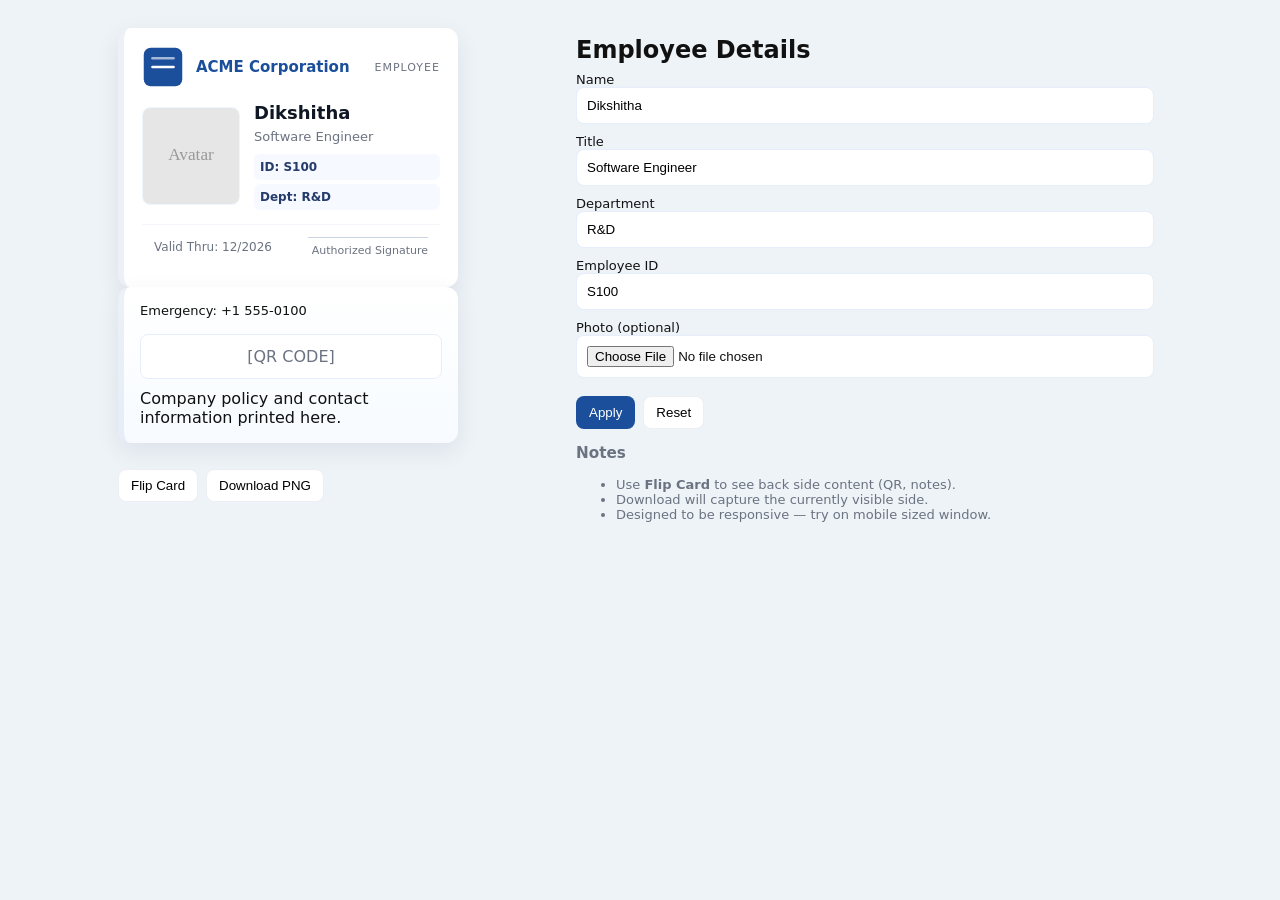
<file: end-labexam/web_id_card/index.html>
<!doctype html>
<html lang="en">
  <head>
    <meta charset="utf-8" />
    <meta name="viewport" content="width=device-width,initial-scale=1" />
    <title>Employee ID Card — Demo</title>
    <!-- Link to the stylesheet -->
    <link rel="stylesheet" href="styles.css" />
  </head>
  <body>
    <!--
      Responsive Employee ID Card
      - Mobile-first layout
      - Left column: card preview (front/back)
      - Right column / below on mobile: controls to edit fields
    -->

    <main class="app">
      <section class="card-area">
        <div id="idCard" class="id-card">
          <!-- FRONT SIDE -->
          <div class="card-side card-front" id="cardFront">
            <div class="card-header">
                <div class="brand">
                  <!-- Minimal inline SVG logo for a professional feel -->
                  <div class="logo" aria-hidden="true">
                    <svg width="42" height="42" viewBox="0 0 24 24" fill="none" xmlns="http://www.w3.org/2000/svg">
                      <rect x="1" y="1" width="22" height="22" rx="4" fill="#1b4f9c"/>
                      <path d="M6 12h12" stroke="#fff" stroke-width="1.5" stroke-linecap="round" />
                      <path d="M6 7h12" stroke="#fff" stroke-width="1.5" stroke-linecap="round" opacity="0.6" />
                    </svg>
                  </div>
                  <div class="company">ACME Corporation</div>
                </div>
                <div class="role-badge">EMPLOYEE</div>
              </div>
            <div class="card-body">
              <div class="photo" id="photoPreview" aria-hidden="true">
                <!-- default avatar -->
                <img src="data:image/svg+xml;utf8,<svg xmlns='http://www.w3.org/2000/svg' width='200' height='200'><rect width='100%' height='100%' fill='%23e6e6e6'/><text x='50%' y='50%' dominant-baseline='middle' text-anchor='middle' fill='%23999' font-size='36'>Avatar</text></svg>" alt="avatar" />
              </div>
              <div class="info">
                <div class="name" id="cardName">Dikshitha</div>
                <div class="title" id="cardTitle">Software Engineer</div>
                <div class="meta">
                  <div class="id" id="cardId">ID: S100</div>
                  <div class="dept" id="cardDept">Dept: R&D</div>
                </div>
              </div>
            </div>
            <div class="card-footer">
              <div class="valid">Valid Thru: 12/2026</div>
              <div class="signature">
                <div class="sig-line"></div>
                <div class="sig-label">Authorized Signature</div>
              </div>
            </div>
          </div>

          <!-- BACK SIDE -->
          <div class="card-side card-back" id="cardBack">
            <div class="back-content">
              <div class="notes">Emergency: +1 555-0100</div>
              <div class="qr">[QR CODE]</div>
              <div class="policy">Company policy and contact information printed here.</div>
            </div>
          </div>
        </div>

        <div class="card-actions">
          <button id="flipBtn" class="btn">Flip Card</button>
          <button id="downloadBtn" class="btn">Download PNG</button>
        </div>
      </section>

      <aside class="controls">
        <h2>Employee Details</h2>
        <form id="editForm" onsubmit="return false;">
          <label>
            Name
            <input id="inputName" type="text" value="Dikshitha" />
          </label>

          <label>
            Title
            <input id="inputTitle" type="text" value="Software Engineer" />
          </label>

          <label>
            Department
            <input id="inputDept" type="text" value="R&D" />
          </label>

          <label>
            Employee ID
            <input id="inputId" type="text" value="S100" />
          </label>

          <label>
            Photo (optional)
            <input id="inputPhoto" type="file" accept="image/*" />
          </label>

          <div class="small">
            <button id="applyBtn" class="btn primary">Apply</button>
            <button id="resetBtn" class="btn">Reset</button>
          </div>
        </form>

        <section class="help">
          <h3>Notes</h3>
          <ul>
            <li>Use <strong>Flip Card</strong> to see back side content (QR, notes).</li>
            <li>Download will capture the currently visible side.</li>
            <li>Designed to be responsive — try on mobile sized window.</li>
          </ul>
        </section>
      </aside>
    </main>

    <script src="script.js"></script>
  </body>
</html>
</file>
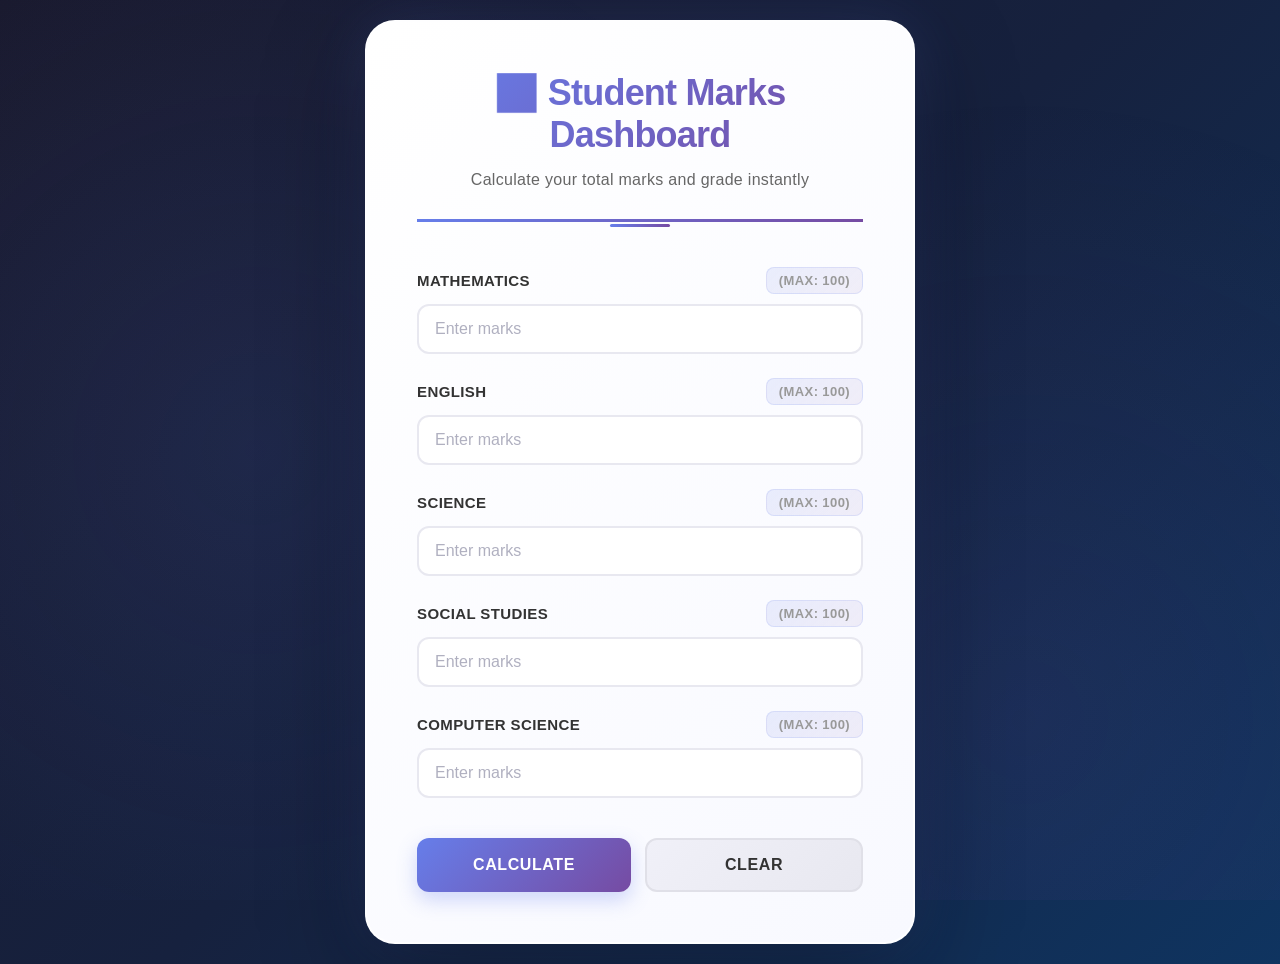
<file: lab-exam3/task2.html>
<!DOCTYPE html>
<html lang="en">
<head>
    <meta charset="UTF-8">
    <meta name="viewport" content="width=device-width, initial-scale=1.0">
    <title>Student Marks Dashboard</title>
    <style>
        * {
            margin: 0;
            padding: 0;
            box-sizing: border-box;
        }

        body {
            font-family: 'Inter', 'Segoe UI', Tahoma, Geneva, Verdana, sans-serif;
            background: linear-gradient(135deg, #1a1a2e 0%, #16213e 50%, #0f3460 100%);
            min-height: 100vh;
            display: flex;
            justify-content: center;
            align-items: center;
            padding: 20px;
            position: relative;
            overflow-x: hidden;
        }

        body::before {
            content: '';
            position: fixed;
            top: 0;
            left: 0;
            width: 100%;
            height: 100%;
            background: radial-gradient(circle at 20% 50%, rgba(102, 126, 234, 0.1) 0%, transparent 50%),
                        radial-gradient(circle at 80% 80%, rgba(118, 75, 162, 0.1) 0%, transparent 50%);
            pointer-events: none;
            z-index: 0;
        }

        .container {
            background: linear-gradient(135deg, #ffffff 0%, #f8f9ff 100%);
            border-radius: 30px;
            box-shadow: 0 30px 100px rgba(0, 0, 0, 0.4),
                        0 0 60px rgba(102, 126, 234, 0.2);
            padding: 50px;
            max-width: 550px;
            width: 100%;
            position: relative;
            z-index: 1;
            border: 2px solid rgba(255, 255, 255, 0.8);
            backdrop-filter: blur(10px);
        }

        .header-section {
            text-align: center;
            margin-bottom: 45px;
            padding-bottom: 30px;
            border-bottom: 3px solid;
            border-image: linear-gradient(90deg, #667eea, #764ba2) 1;
            position: relative;
        }

        .header-section::after {
            content: '';
            position: absolute;
            bottom: -8px;
            left: 50%;
            transform: translateX(-50%);
            width: 60px;
            height: 3px;
            background: linear-gradient(90deg, #667eea, #764ba2);
            border-radius: 2px;
        }

        h1 {
            background: linear-gradient(135deg, #667eea 0%, #764ba2 100%);
            -webkit-background-clip: text;
            -webkit-text-fill-color: transparent;
            background-clip: text;
            text-align: center;
            margin-bottom: 15px;
            font-size: 36px;
            font-weight: 800;
            letter-spacing: -0.8px;
        }

        .subtitle {
            text-align: center;
            color: #666;
            margin-bottom: 0;
            font-size: 16px;
            font-weight: 500;
            letter-spacing: 0.3px;
        }

        .form-group {
            margin-bottom: 24px;
            animation: fadeInUp 0.5s ease forwards;
            position: relative;
        }

        .form-group:nth-child(2) { animation-delay: 0.1s; }
        .form-group:nth-child(3) { animation-delay: 0.2s; }
        .form-group:nth-child(4) { animation-delay: 0.3s; }
        .form-group:nth-child(5) { animation-delay: 0.4s; }
        .form-group:nth-child(6) { animation-delay: 0.5s; }

        .form-group::before {
            content: '';
            position: absolute;
            left: 0;
            top: 0;
            width: 3px;
            height: 100%;
            background: linear-gradient(180deg, transparent, #667eea, transparent);
            border-radius: 3px;
            opacity: 0;
            transition: opacity 0.3s ease;
        }

        .form-group:focus-within::before {
            opacity: 1;
        }

        @keyframes fadeInUp {
            from {
                opacity: 0;
                transform: translateY(20px);
            }
            to {
                opacity: 1;
                transform: translateY(0);
            }
        }

        label {
            display: block;
            color: #333;
            font-weight: 700;
            margin-bottom: 10px;
            font-size: 15px;
            letter-spacing: 0.4px;
            text-transform: uppercase;
        }

        input[type="number"] {
            width: 100%;
            padding: 14px 16px;
            border: 2px solid #e8e8f0;
            border-radius: 12px;
            font-size: 16px;
            transition: all 0.35s ease;
            background: white;
            color: #333;
            font-weight: 500;
            position: relative;
            z-index: 1;
        }

        input[type="number"]:hover {
            border-color: #d0d0e0;
            background: #fafbff;
            box-shadow: 0 4px 15px rgba(102, 126, 234, 0.1);
        }

        input[type="number"]:focus {
            outline: none;
            border-color: #667eea;
            box-shadow: 0 0 0 4px rgba(102, 126, 234, 0.15),
                        inset 0 2px 8px rgba(102, 126, 234, 0.08);
            background: white;
            transform: translateY(-2px);
        }

        input[type="number"]::placeholder {
            color: #b0b0c0;
            font-weight: 400;
        }

        .button-group {
            display: flex;
            gap: 14px;
            margin-top: 40px;
            animation: fadeInUp 0.6s ease forwards;
            animation-delay: 0.6s;
            opacity: 0;
        }

        button {
            flex: 1;
            padding: 16px 28px;
            font-size: 16px;
            border: none;
            border-radius: 12px;
            font-weight: 700;
            cursor: pointer;
            transition: all 0.35s cubic-bezier(0.4, 0, 0.2, 1);
            text-transform: uppercase;
            letter-spacing: 0.6px;
            position: relative;
            overflow: hidden;
        }

        button::before {
            content: '';
            position: absolute;
            top: 0;
            left: -100%;
            width: 100%;
            height: 100%;
            background: rgba(255, 255, 255, 0.2);
            transition: left 0.3s ease;
            z-index: 0;
        }

        button::after {
            content: '';
            position: absolute;
            inset: 0;
            background: radial-gradient(circle at var(--x, 0) var(--y, 0), rgba(255,255,255,0.3) 0%, transparent 80%);
            opacity: 0;
            pointer-events: none;
        }

        .calculate-btn {
            background: linear-gradient(135deg, #667eea 0%, #764ba2 100%);
            color: white;
            box-shadow: 0 8px 20px rgba(102, 126, 234, 0.3);
            position: relative;
            z-index: 1;
        }

        .calculate-btn:hover {
            transform: translateY(-4px);
            box-shadow: 0 16px 40px rgba(102, 126, 234, 0.45);
        }

        .calculate-btn:hover::before {
            left: 100%;
        }

        .calculate-btn:active {
            transform: translateY(-1px);
        }

        .reset-btn {
            background: linear-gradient(135deg, #f0f0f8 0%, #e8e8f0 100%);
            color: #333;
            border: 2px solid #e0e0e8;
            font-weight: 700;
            position: relative;
            z-index: 1;
        }

        .reset-btn:hover {
            background: linear-gradient(135deg, #e8e8f0 0%, #e0e0e8 100%);
            border-color: #d0d0d8;
            box-shadow: 0 12px 30px rgba(0, 0, 0, 0.15);
            transform: translateY(-3px);
        }

        .reset-btn:hover::before {
            left: 100%;
        }

        .results-section {
            margin-top: 40px;
            padding: 32px;
            background: linear-gradient(135deg, #f8f9ff 0%, #f0f2ff 100%);
            border-radius: 18px;
            display: none;
            animation: slideInResults 0.4s ease;
            border: 2px solid rgba(102, 126, 234, 0.15);
            box-shadow: inset 0 2px 10px rgba(102, 126, 234, 0.05),
                        0 8px 30px rgba(102, 126, 234, 0.1);
            position: relative;
        }

        .results-section::before {
            content: '';
            position: absolute;
            top: 0;
            left: 0;
            right: 0;
            height: 4px;
            background: linear-gradient(90deg, #667eea 0%, #764ba2 50%, #667eea 100%);
            border-radius: 18px 18px 0 0;
        }

        .results-section.show {
            display: block;
        }

        @keyframes slideInResults {
            from {
                opacity: 0;
                transform: translateY(-20px) scale(0.95);
            }
            to {
                opacity: 1;
                transform: translateY(0) scale(1);
            }
        }

        .result-item {
            display: flex;
            justify-content: space-between;
            align-items: center;
            margin-bottom: 18px;
            padding: 18px 20px;
            background: white;
            border-radius: 14px;
            border-left: 4px solid #667eea;
            box-shadow: 0 4px 15px rgba(0, 0, 0, 0.06);
            transition: all 0.3s cubic-bezier(0.4, 0, 0.2, 1);
            position: relative;
        }

        .result-item::after {
            content: '';
            position: absolute;
            top: 0;
            right: 0;
            width: 0;
            height: 100%;
            background: rgba(102, 126, 234, 0.05);
            border-radius: 0 14px 14px 0;
            transition: width 0.3s ease;
            z-index: 0;
        }

        .result-item:hover {
            transform: translateX(6px);
            box-shadow: 0 8px 25px rgba(102, 126, 234, 0.2);
        }

        .result-item:hover::after {
            width: 100%;
        }

        .result-item:last-of-type {
            margin-bottom: 0;
        }

        .result-label {
            font-weight: 700;
            color: #333;
            font-size: 15px;
            letter-spacing: 0.4px;
            position: relative;
            z-index: 1;
        }

        .result-value {
            font-size: 20px;
            font-weight: 800;
            position: relative;
            z-index: 1;
        }

        .total {
            background: linear-gradient(135deg, #667eea 0%, #764ba2 100%);
            -webkit-background-clip: text;
            -webkit-text-fill-color: transparent;
            background-clip: text;
        }

        .grade-display {
            display: flex;
            align-items: center;
            gap: 12px;
        }

        .grade-badge {
            display: inline-block;
            padding: 10px 22px;
            border-radius: 50px;
            font-weight: 800;
            text-align: center;
            min-width: 60px;
            font-size: 18px;
            letter-spacing: 0.8px;
            box-shadow: 0 8px 25px rgba(0, 0, 0, 0.2);
            transform: scale(1);
            transition: all 0.3s cubic-bezier(0.4, 0, 0.2, 1);
        }

        .grade-badge:hover {
            transform: scale(1.12) rotate(2deg);
            box-shadow: 0 12px 35px rgba(0, 0, 0, 0.25);
        }

        .grade-a {
            background: linear-gradient(135deg, #4caf50 0%, #45a049 100%);
            color: white;
        }

        .grade-b {
            background: linear-gradient(135deg, #8bc34a 0%, #7cb342 100%);
            color: white;
        }

        .grade-c {
            background: linear-gradient(135deg, #ffc107 0%, #ffa000 100%);
            color: white;
        }

        .grade-d {
            background: linear-gradient(135deg, #ff9800 0%, #f57c00 100%);
            color: white;
        }

        .grade-f {
            background: linear-gradient(135deg, #f44336 0%, #e53935 100%);
            color: white;
        }

        .percentage {
            color: #667eea;
            font-size: 16px;
            font-weight: 700;
        }

        .error-message {
            color: #f44336;
            font-size: 15px;
            margin-top: 16px;
            display: none;
            animation: shake 0.4s ease;
            padding: 14px 18px;
            background: linear-gradient(135deg, rgba(244, 67, 54, 0.12) 0%, rgba(233, 30, 99, 0.08) 100%);
            border-left: 4px solid #f44336;
            border-radius: 8px;
            font-weight: 700;
            letter-spacing: 0.3px;
        }

        .error-message.show {
            display: block;
        }

        @keyframes shake {
            0%, 100% { transform: translateX(0); }
            25% { transform: translateX(-10px); }
            75% { transform: translateX(10px); }
        }

        .input-field-label {
            display: flex;
            justify-content: space-between;
            align-items: center;
        }

        .max-marks {
            font-size: 13px;
            color: #999;
            font-weight: 600;
            background: linear-gradient(135deg, rgba(102, 126, 234, 0.12) 0%, rgba(118, 75, 162, 0.08) 100%);
            padding: 5px 12px;
            border-radius: 8px;
            border: 1px solid rgba(102, 126, 234, 0.15);
        }

        .stats-section {
            margin-top: 22px;
            padding-top: 22px;
            border-top: 2px solid rgba(102, 126, 234, 0.2);
        }

        .stat-row {
            display: flex;
            justify-content: space-between;
            align-items: center;
            padding: 14px 0;
            font-size: 16px;
            transition: all 0.3s ease;
            position: relative;
        }

        .stat-row::before {
            content: '';
            position: absolute;
            left: -20px;
            width: 4px;
            height: 0;
            background: linear-gradient(180deg, #667eea, #764ba2);
            border-radius: 2px;
            transition: height 0.3s ease;
        }

        .stat-row:hover::before {
            height: 100%;
        }

        .stat-row:hover {
            padding-left: 8px;
        }

        .stat-label {
            color: #666;
            
            font-weight: 700;
            letter-spacing: 0.3px;
        }

        .stat-value {
            font-weight: 800;
            color: #667eea;
            font-size: 18px;
        }

        @media (max-width: 600px) {
            .container {
                padding: 30px;
                border-radius: 24px;
            }

            h1 {
                font-size: 26px;
            }

            .button-group {
                flex-direction: column;
                gap: 10px;
            }

            button {
                padding: 12px 20px;
            }

            .results-section {
                padding: 20px;
            }
        }
    </style>
</head>
<body>
    <div class="container">
        <div class="header-section">
            <h1>📊 Student Marks Dashboard</h1>
            <p class="subtitle">Calculate your total marks and grade instantly</p>
        </div>

        <form id="marksForm">
            <div class="form-group">
                <label class="input-field-label">
                    <span>Mathematics</span>
                    <span class="max-marks">(Max: 100)</span>
                </label>
                <input type="number" id="math" placeholder="Enter marks" min="0" max="100">
            </div>

            <div class="form-group">
                <label class="input-field-label">
                    <span>English</span>
                    <span class="max-marks">(Max: 100)</span>
                </label>
                <input type="number" id="english" placeholder="Enter marks" min="0" max="100">
            </div>

            <div class="form-group">
                <label class="input-field-label">
                    <span>Science</span>
                    <span class="max-marks">(Max: 100)</span>
                </label>
                <input type="number" id="science" placeholder="Enter marks" min="0" max="100">
            </div>

            <div class="form-group">
                <label class="input-field-label">
                    <span>Social Studies</span>
                    <span class="max-marks">(Max: 100)</span>
                </label>
                <input type="number" id="social" placeholder="Enter marks" min="0" max="100">
            </div>

            <div class="form-group">
                <label class="input-field-label">
                    <span>Computer Science</span>
                    <span class="max-marks">(Max: 100)</span>
                </label>
                <input type="number" id="computer" placeholder="Enter marks" min="0" max="100">
            </div>

            <div class="error-message" id="errorMessage"></div>

            <div class="button-group">
                <button type="submit" class="calculate-btn">Calculate</button>
                <button type="reset" class="reset-btn">Clear</button>
            </div>
        </form>

        <div class="results-section" id="resultsSection">
            <div class="result-item">
                <span class="result-label">Total Marks</span>
                <span class="result-value total" id="totalMarks">0/500</span>
            </div>

            <div class="result-item">
                <span class="result-label">Grade</span>
                <div class="grade-display">
                    <span class="grade-badge" id="gradeBadge">-</span>
                    <span class="percentage" id="percentage">0%</span>
                </div>
            </div>

            <div class="stats-section">
                <div class="stat-row">
                    <span class="stat-label">Average Marks</span>
                    <span class="stat-value" id="averageMarks">0</span>
                </div>
                <div class="stat-row">
                    <span class="stat-label">Highest Subject</span>
                    <span class="stat-value" id="highestSubject">-</span>
                </div>
                <div class="stat-row">
                    <span class="stat-label">Status</span>
                    <span class="stat-value" id="status">-</span>
                </div>
            </div>
        </div>
    </div>

    <script>
        // Subject names and their input IDs
        const subjects = {
            math: 'Mathematics',
            english: 'English',
            science: 'Science',
            social: 'Social Studies',
            computer: 'Computer Science'
        };

        // Grade boundaries
        const gradeScale = [
            { min: 90, max: 100, grade: 'A', label: 'Excellent' },
            { min: 80, max: 89, grade: 'B', label: 'Good' },
            { min: 70, max: 79, grade: 'C', label: 'Satisfactory' },
            { min: 60, max: 69, grade: 'D', label: 'Pass' },
            { min: 0, max: 59, grade: 'F', label: 'Fail' }
        ];

        const form = document.getElementById('marksForm');
        const resultsSection = document.getElementById('resultsSection');
        const errorMessage = document.getElementById('errorMessage');

        // Calculate and display results
        function calculateResults(event) {
            event.preventDefault();
            errorMessage.classList.remove('show');

            // Get input values
            const marks = {
                math: parseFloat(document.getElementById('math').value) || 0,
                english: parseFloat(document.getElementById('english').value) || 0,
                science: parseFloat(document.getElementById('science').value) || 0,
                social: parseFloat(document.getElementById('social').value) || 0,
                computer: parseFloat(document.getElementById('computer').value) || 0
            };

            // Validate input
            if (!validateInput(marks)) {
                return;
            }

            // Calculate total marks
            const totalMarks = marks.math + marks.english + marks.science + marks.social + marks.computer;
            const maxMarks = 500;
            const percentage = (totalMarks / maxMarks) * 100;

            // Get grade
            const gradeObj = getGrade(percentage);

            // Get average marks
            const averageMarks = totalMarks / 5;

            // Get highest subject
            const highestSubject = getHighestSubject(marks);

            // Get status
            const status = percentage >= 40 ? '✓ Pass' : '✗ Fail';

            // Display results
            displayResults(totalMarks, maxMarks, percentage, gradeObj, averageMarks, highestSubject, status);
        }

        // Validate input
        function validateInput(marks) {
            const allMarks = Object.values(marks);
            const hasInput = allMarks.some(mark => mark > 0);

            if (!hasInput) {
                showError('Please enter at least one mark!');
                return false;
            }

            for (let key in marks) {
                if (marks[key] < 0 || marks[key] > 100) {
                    showError('All marks must be between 0 and 100!');
                    return false;
                }
            }

            return true;
        }

        // Show error message
        function showError(message) {
            errorMessage.textContent = message;
            errorMessage.classList.add('show');
            resultsSection.classList.remove('show');
        }

        // Get grade based on percentage
        function getGrade(percentage) {
            return gradeScale.find(item => percentage >= item.min && percentage <= item.max);
        }

        // Get highest subject
        function getHighestSubject(marks) {
            let highest = { subject: '-', marks: 0 };
            for (let key in marks) {
                if (marks[key] > highest.marks) {
                    highest.marks = marks[key];
                    highest.subject = subjects[key];
                }
            }
            return highest.subject;
        }

        // Display results
        function displayResults(totalMarks, maxMarks, percentage, gradeObj, averageMarks, highestSubject, status) {
            // Update total marks
            document.getElementById('totalMarks').textContent = `${totalMarks}/${maxMarks}`;

            // Update grade badge
            const gradeBadge = document.getElementById('gradeBadge');
            gradeBadge.textContent = gradeObj.grade;
            gradeBadge.className = `grade-badge grade-${gradeObj.grade.toLowerCase()}`;

            // Update percentage
            document.getElementById('percentage').textContent = `${percentage.toFixed(2)}%`;

            // Update average marks
            document.getElementById('averageMarks').textContent = averageMarks.toFixed(2);

            // Update highest subject
            document.getElementById('highestSubject').textContent = highestSubject;

            // Update status
            document.getElementById('status').textContent = status;

            // Show results section
            resultsSection.classList.add('show');
        }

        // Reset form
        form.addEventListener('reset', function() {
            resultsSection.classList.remove('show');
            errorMessage.classList.remove('show');
        });

        // Submit form
        form.addEventListener('submit', calculateResults);
    </script>
</body>
</html>
</file>
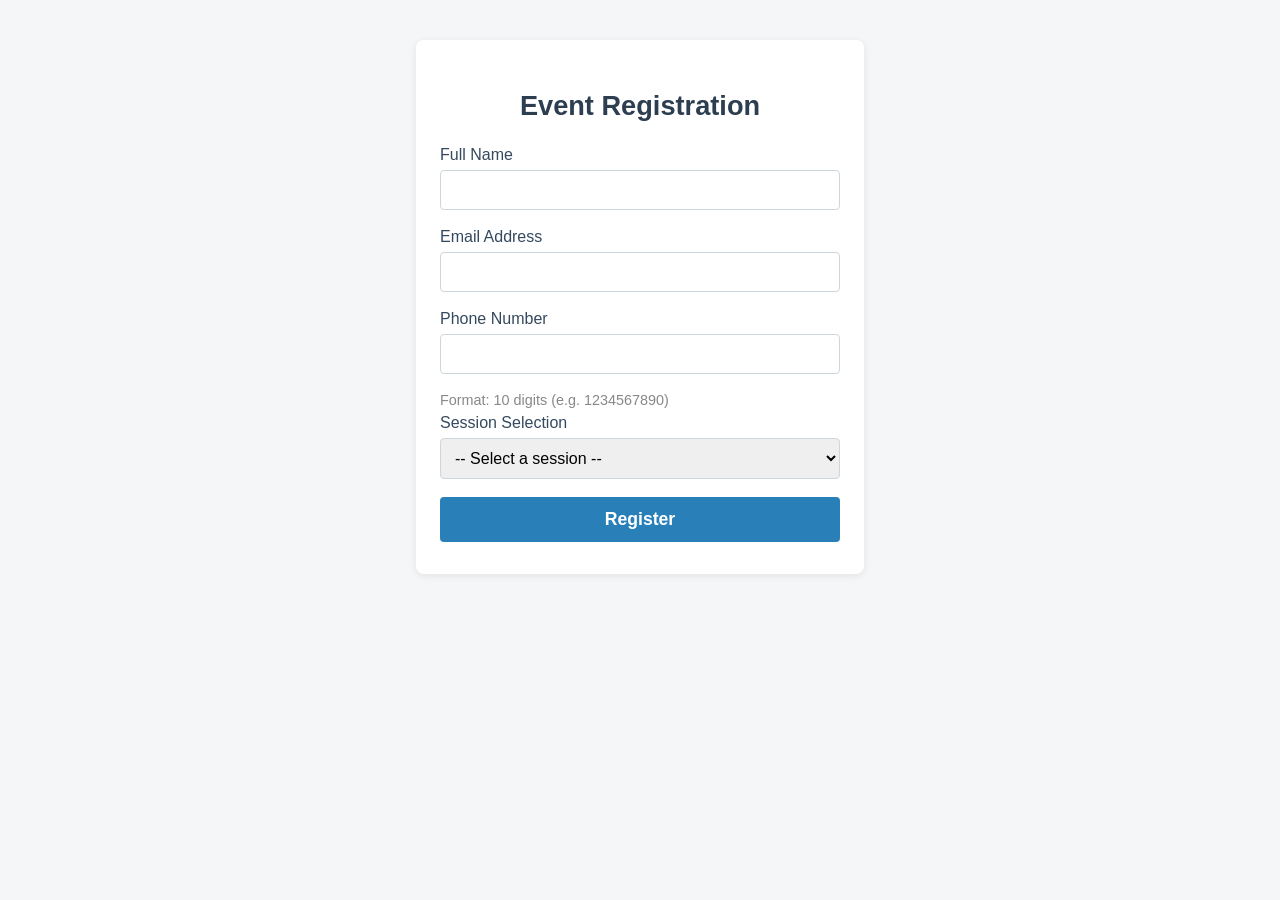
<file: lab14/task3.html>
<!DOCTYPE html>
<html lang="en">
<head>
  <meta charset="UTF-8" />
  <title>Conference Event Registration</title>
  <meta name="viewport" content="width=device-width, initial-scale=1" />
  <style>
    body {
      font-family: 'Segoe UI', Arial, sans-serif;
      background: #f4f6f8;
      margin: 0;
      padding: 0;
    }

    .container {
      max-width: 400px;
      margin: 40px auto;
      background: #fff;
      border-radius: 8px;
      box-shadow: 0 2px 8px rgba(0,0,0,0.08);
      padding: 32px 24px;
    }

    h1 {
      text-align: center;
      color: #2d3e50;
      margin-bottom: 24px;
      font-size: 1.7em;
    }

    label {
      display: block;
      margin-bottom: 6px;
      font-weight: 500;
      color: #34495e;
    }

    input, select {
      width: 100%;
      padding: 10px;
      margin-bottom: 18px;
      border: 1px solid #ccd6dd;
      border-radius: 4px;
      font-size: 1em;
      box-sizing: border-box;
    }

    input:focus, select:focus {
      border-color: #2980b9;
      outline: none;
    }

    .error {
      color: #e74c3c;
      font-size: 0.95em;
      margin-bottom: 10px;
      display: none;
    }

    button {
      width: 100%;
      padding: 12px;
      background: #2980b9;
      color: #fff;
      border: none;
      border-radius: 4px;
      font-size: 1.1em;
      cursor: pointer;
      font-weight: 600;
      transition: background 0.2s;
    }

    button:hover {
      background: #21618c;
    }

    #confirmationMessage {
      display: none;
      text-align: center;
      font-size: 1.2em;
      color: #2d7a2d;
      font-weight: 500;
      margin-top: 20px;
    }
  </style>
</head>
<body>
  <div class="container">
    <h1 id="formTitle">Event Registration</h1>

    <div id="confirmationMessage">✅ Registration completed successfully!</div>

    <form id="registrationForm" aria-labelledby="formTitle" novalidate>
      <div>
        <label for="name">Full Name</label>
        <input type="text" id="name" name="name" aria-required="true" required autocomplete="name" />
        <div class="error" id="nameError">Please enter your name.</div>
      </div>

      <div>
        <label for="email">Email Address</label>
        <input type="email" id="email" name="email" aria-required="true" required autocomplete="email" />
        <div class="error" id="emailError">Please enter a valid email address.</div>
      </div>

      <div>
        <label for="phone">Phone Number</label>
        <input type="tel" id="phone" name="phone" aria-required="true" required autocomplete="tel" pattern="^\d{10}$" aria-describedby="phoneHelp" />
        <div id="phoneHelp" style="font-size:0.9em;color:#888;margin-bottom:6px;">Format: 10 digits (e.g. 1234567890)</div>
        <div class="error" id="phoneError">Please enter a valid 10-digit phone number.</div>
      </div>

      <div>
        <label for="session">Session Selection</label>
        <select id="session" name="session" aria-required="true" required>
          <option value="">-- Select a session --</option>
          <option value="keynote">Keynote Speech</option>
          <option value="workshop1">Workshop: AI Trends</option>
          <option value="workshop2">Workshop: Cloud Computing</option>
          <option value="panel">Panel Discussion</option>
        </select>
        <div class="error" id="sessionError">Please select a session.</div>
      </div>

      <button type="submit">Register</button>
    </form>
  </div>

  <script>
    document.getElementById('registrationForm').addEventListener('submit', function(e) {
      e.preventDefault();
      let valid = true;

      // Name validation
      const name = document.getElementById('name');
      const nameError = document.getElementById('nameError');
      if (name.value.trim() === '') {
        nameError.style.display = 'block';
        name.setAttribute('aria-invalid', 'true');
        valid = false;
      } else {
        nameError.style.display = 'none';
        name.removeAttribute('aria-invalid');
      }

      // Email validation
      const email = document.getElementById('email');
      const emailError = document.getElementById('emailError');
      const emailPattern = /^[^\s@]+@[^\s@]+\.[^\s@]+$/;
      if (!emailPattern.test(email.value.trim())) {
        emailError.style.display = 'block';
        email.setAttribute('aria-invalid', 'true');
        valid = false;
      } else {
        emailError.style.display = 'none';
        email.removeAttribute('aria-invalid');
      }

      // Phone validation
      const phone = document.getElementById('phone');
      const phoneError = document.getElementById('phoneError');
      const phonePattern = /^\d{10}$/;
      if (!phonePattern.test(phone.value.trim())) {
        phoneError.style.display = 'block';
        phone.setAttribute('aria-invalid', 'true');
        valid = false;
      } else {
        phoneError.style.display = 'none';
        phone.removeAttribute('aria-invalid');
      }

      // Session validation
      const session = document.getElementById('session');
      const sessionError = document.getElementById('sessionError');
      if (session.value === '') {
        sessionError.style.display = 'block';
        session.setAttribute('aria-invalid', 'true');
        valid = false;
      } else {
        sessionError.style.display = 'none';
        session.removeAttribute('aria-invalid');
      }

      // Show confirmation if valid
      if (valid) {
        document.getElementById('registrationForm').style.display = 'none';
        document.getElementById('confirmationMessage').style.display = 'block';
      }
    });
  </script>
</body>
</html>
</file>
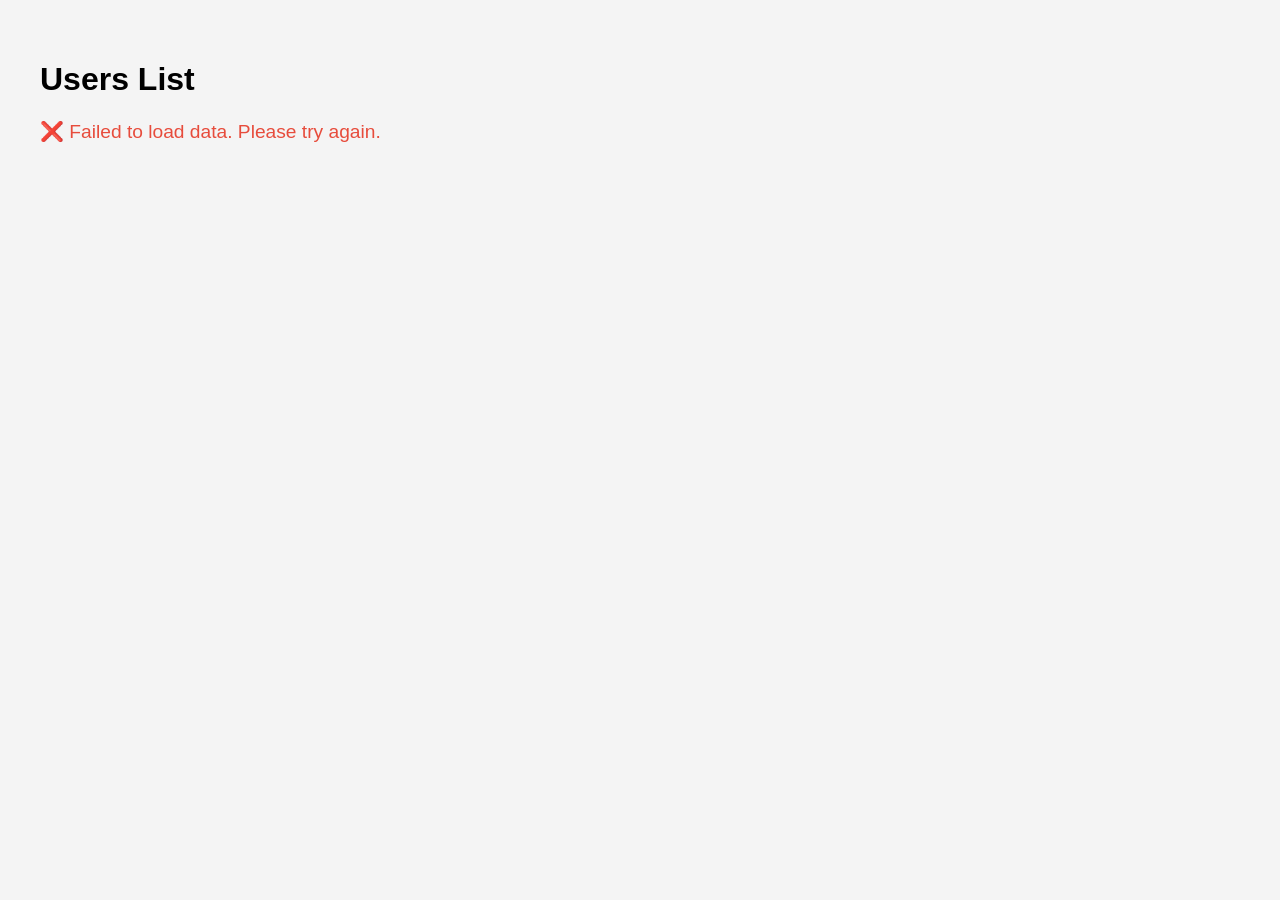
<file: lab14/task4.html>
<!DOCTYPE html>
<html lang="en">
<head>
  <meta charset="UTF-8" />
  <title>Fetch API Demo</title>
  <meta name="viewport" content="width=device-width, initial-scale=1" />
  <style>
    body {
      font-family: Arial, sans-serif;
      background: #f4f4f4;
      padding: 2rem;
    }

    #status {
      font-size: 1.2rem;
      color: #555;
      margin-bottom: 1rem;
    }

    ul {
      list-style: none;
      padding: 0;
    }

    li {
      background: #fff;
      margin-bottom: 1rem;
      padding: 1rem;
      border-radius: 6px;
      box-shadow: 0 2px 6px rgba(0,0,0,0.1);
    }
  </style>
</head>
<body>

  <h1>Users List</h1>
  <div id="status">Loading data...</div>
  <ul id="userList"></ul>

  <script>
    const statusEl = document.getElementById('status');
    const userListEl = document.getElementById('userList');

    fetch('https://jsonplaceholder.typicode.com/users')
      .then(response => {
        if (!response.ok) {
          throw new Error('Network response was not OK');
        }
        return response.json();
      })
      .then(data => {
        statusEl.style.display = 'none';
        data.forEach(user => {
          const li = document.createElement('li');
          li.textContent = `${user.name} (${user.email})`;
          userListEl.appendChild(li);
        });
      })
      .catch(error => {
        statusEl.textContent = '❌ Failed to load data. Please try again.';
        statusEl.style.color = '#e74c3c';
        console.error('Fetch error:', error);
      });
  </script>

</body>
</html>
</file>
<file: end-labexam/web_id_card/styles.css>
/* styles.css

   Responsive styles for the Employee ID Card demo.
   Mobile-first. Keeps layout simple and clean for both mobile and desktop.
*/

:root{
  --bg: #eef3f8; /* subtle cool background */
  --card-bg: #ffffff; /* white card */
  --accent: #1b4f9c; /* deep corporate blue */
  --accent-2: #0b6b4f; /* secondary accent */
  --muted: #6b7280; /* neutral text */
  --shadow: 0 8px 24px rgba(15, 23, 42, 0.08);
  --card-width: 340px;
  --radius: 12px;
}

*{box-sizing:border-box}
body{
  font-family: Inter, system-ui, -apple-system, "Segoe UI", Roboto, "Helvetica Neue", Arial;
  background: var(--bg);
  margin:0;
  color:#111;
}

.app{
  display:flex;
  flex-direction:column;
  gap:1rem;
  padding:1rem;
  max-width:1100px;
  margin:0 auto;
}

.card-area{
  display:flex;
  flex-direction:column;
  align-items:center;
  gap:1rem;
}

.id-card{
  perspective:900px;
}

.card-side{
  width:var(--card-width);
  background:var(--card-bg);
  box-shadow:var(--shadow);
  border-radius:var(--radius);
  overflow:hidden;
  border-left:6px solid rgba(27,79,156,0.08); /* subtle edge */
}

.card-front{padding:18px}
.card-header{display:flex;justify-content:space-between;align-items:center;gap:12px}
.brand{display:flex;align-items:center;gap:12px}
.logo{width:42px;height:42px;border-radius:8px;overflow:hidden;display:flex;align-items:center;justify-content:center}
.company{font-weight:700;color:var(--accent);font-size:15px}
.role-badge{font-size:11px;color:var(--muted);letter-spacing:1px}

.card-body{display:grid;grid-template-columns:98px 1fr;gap:14px;align-items:center;padding:14px 0}
.photo{width:98px;height:98px;border-radius:8px;overflow:hidden;flex:0 0 98px;border:1px solid #eef5ff}
.photo img{width:100%;height:100%;object-fit:cover;display:block}
.info{flex:1}
.name{font-size:18px;font-weight:800;color:#0f1724}
.title{font-size:13px;color:var(--muted);margin-top:6px;text-transform:capitalize}
.meta{display:flex;flex-direction:column;gap:4px;font-size:12px;color:var(--muted);margin-top:10px}
.meta .id, .meta .dept{background:#f6f9ff;padding:6px;border-radius:6px;font-weight:600;color:#243b6b}
.card-footer{padding:12px;border-top:1px solid #f2f6fb;font-size:12px;color:var(--muted);display:flex;justify-content:space-between;align-items:center}
.signature{display:flex;flex-direction:column;align-items:flex-end;gap:6px}
.sig-line{width:120px;border-bottom:1px solid #cbd5e1;height:0}
.sig-label{font-size:11px;color:var(--muted)}

.card-back{padding:16px;background:linear-gradient(180deg,#fff,#f7fbff)}
.back-content{display:flex;flex-direction:column;gap:10px}
.notes{font-size:13px;color:#111}
.qr{margin-top:6px;padding:12px;background:#fff;border-radius:8px;border:1px solid #e6eefc;text-align:center;color:var(--muted)}

.card-actions{display:flex;gap:8px;justify-content:center;margin-top:10px}
.btn{padding:8px 12px;border-radius:8px;border:1px solid rgba(36,59,107,0.08);background:white;cursor:pointer}
.btn.primary{background:var(--accent);color:white;border-color:transparent}

.controls{background:transparent;padding:8px}
.controls h2{margin:0 0 8px 0}
.controls form{display:flex;flex-direction:column;gap:10px}
.controls label{display:flex;flex-direction:column;font-size:13px;color:#111}
.controls input[type="text"],
.controls input[type="file"]{padding:10px;border-radius:8px;border:1px solid #e6eefc;background:white}
.small{display:flex;gap:8px;margin-top:8px}
.help{margin-top:12px;font-size:13px;color:var(--muted)}

/* Desktop layout */

@media(min-width:880px){
  .app{flex-direction:row;align-items:flex-start;padding:28px}
  .card-area{flex:0 0 420px;align-items:flex-start}
  .controls{flex:1;padding-left:22px}
}

/* Small screens adjustments */
@media(max-width:360px){
  :root{--card-width:280px}
}
</file>
